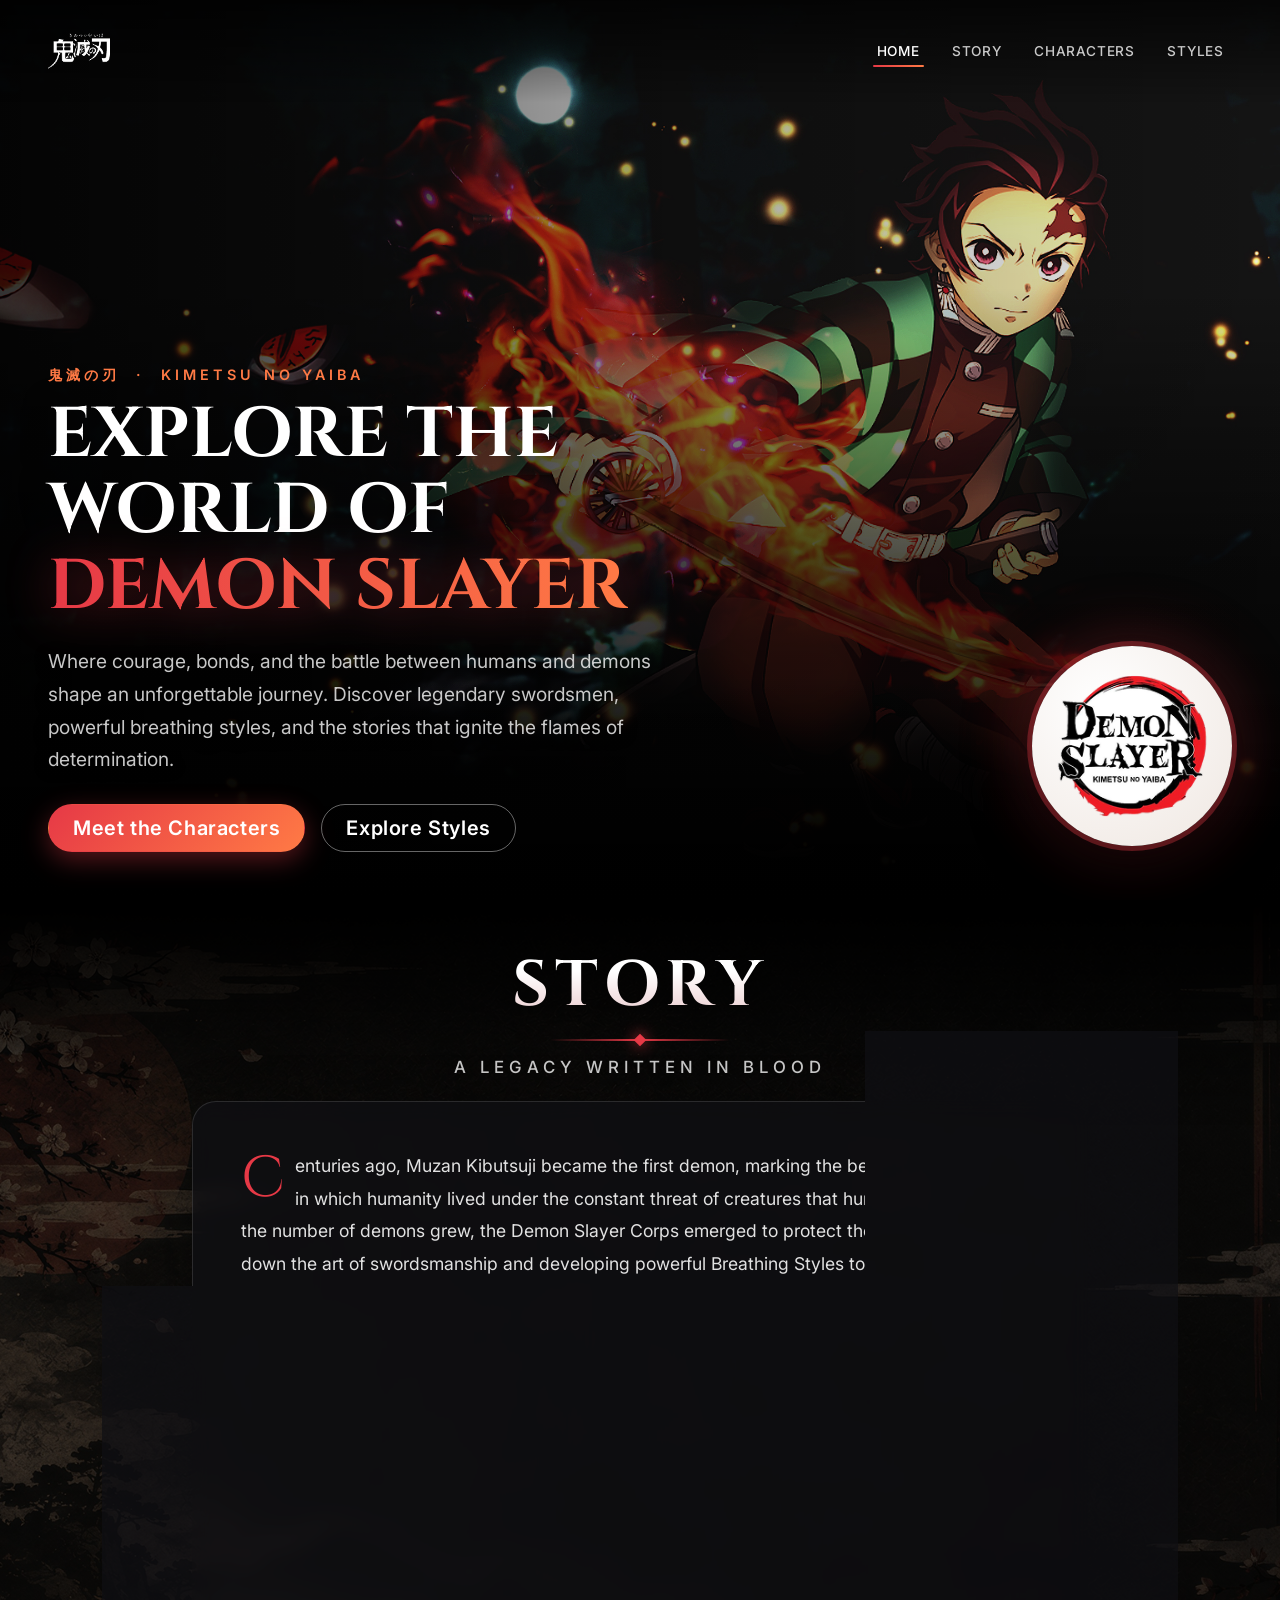
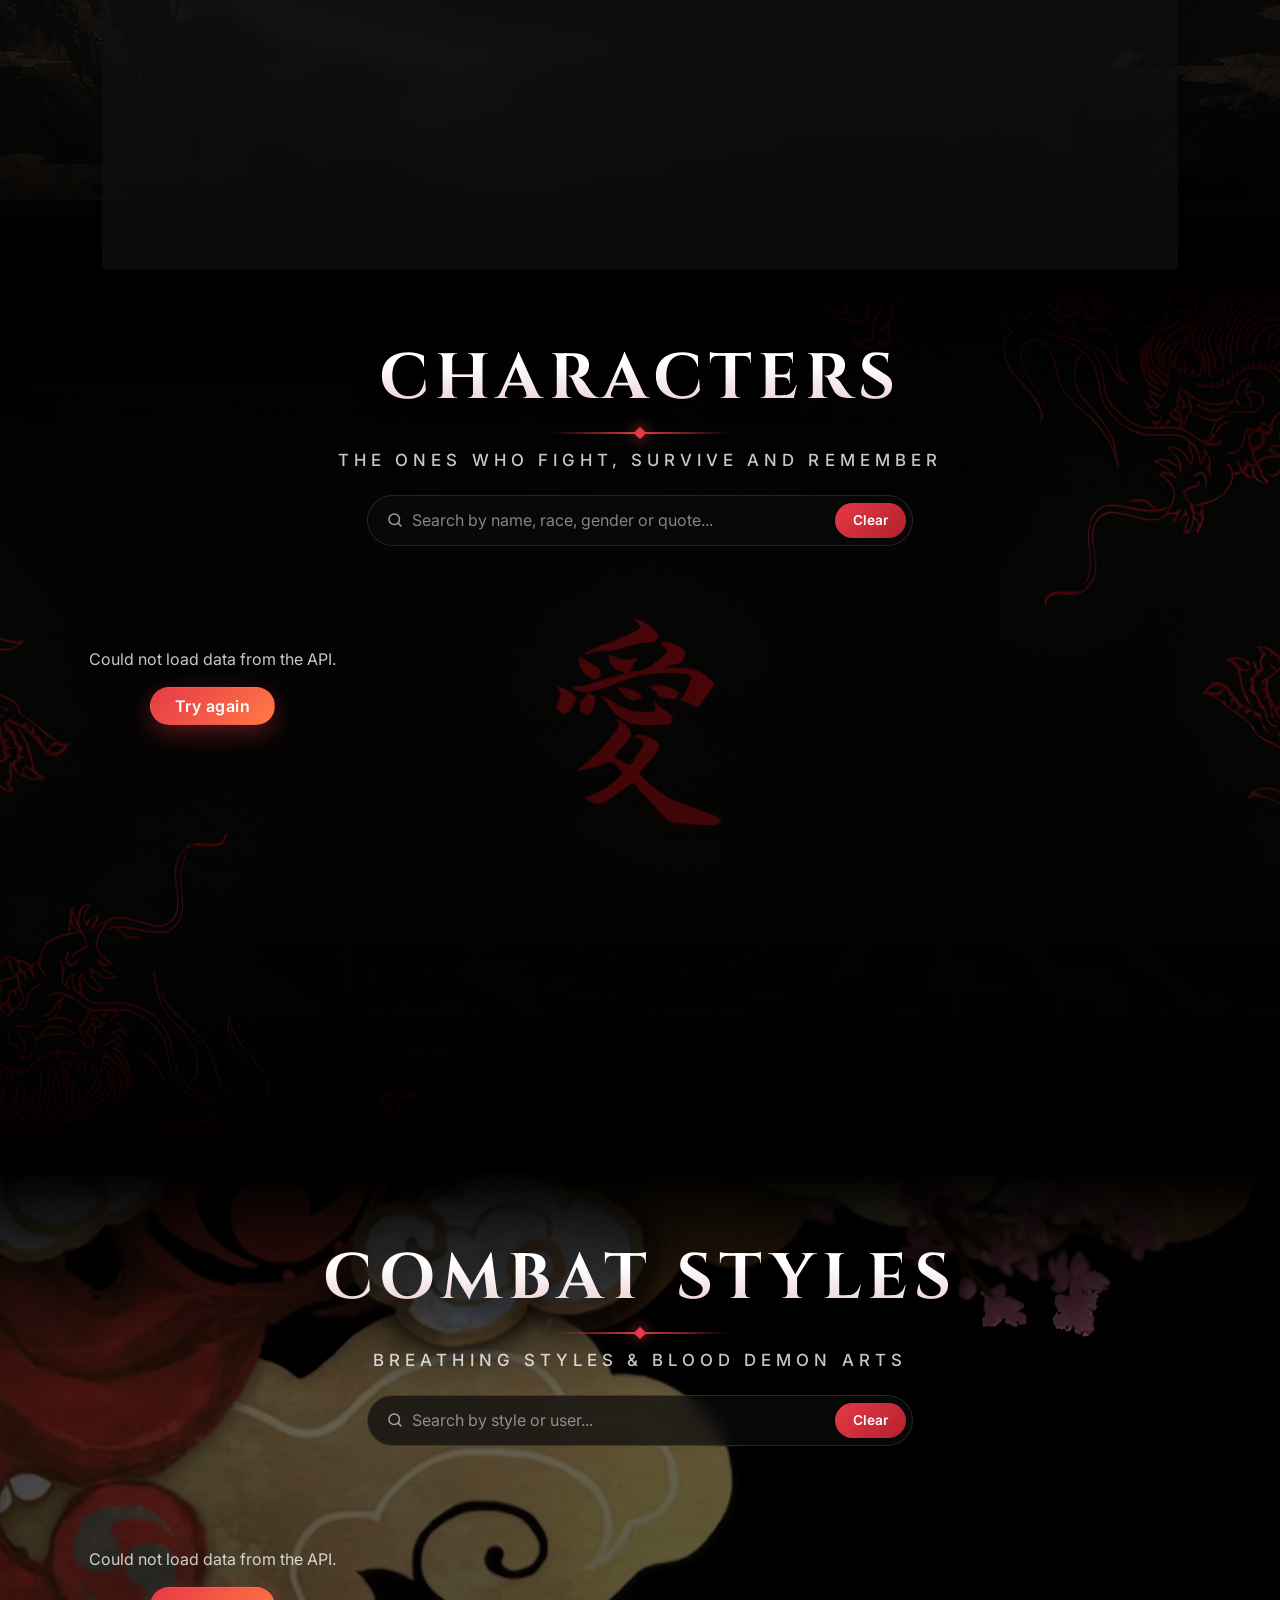
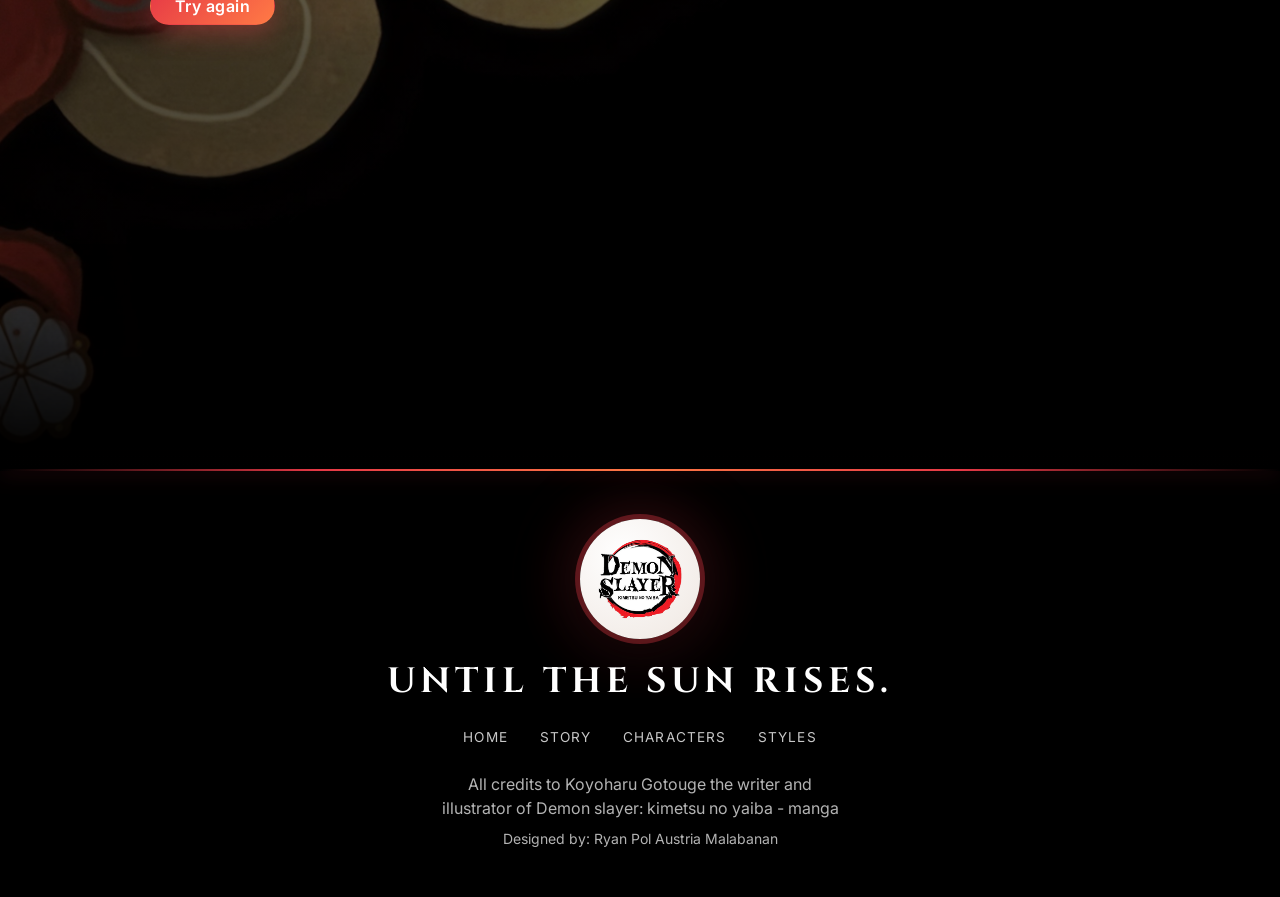
<file: Api Website/index.html>
<!doctype html>
<html lang="en">

<head>
  <meta charset="utf-8">
  <meta name="viewport" content="width=device-width, initial-scale=1">
  <meta name="description" content="Explore the world of Demon Slayer: characters, breathing styles and the story.">
  <meta name="theme-color" content="#0a0a0a">
  <title>Demon Slayer | Kimetsu no Yaiba</title>
  <link rel="icon" type="image/x-icon" href="img/Isologo.svg">

  <script>
    document.documentElement.classList.add("js");
    if (window.matchMedia && window.matchMedia("(prefers-reduced-motion: reduce)").matches) {
      document.documentElement.classList.add("no-motion");
    }
  </script>

  <link rel="preconnect" href="https://fonts.googleapis.com">
  <link rel="preconnect" href="https://fonts.gstatic.com" crossorigin>
  <link href="https://fonts.googleapis.com/css2?family=Cinzel:wght@500;700&family=Inter:wght@400;500;600&display=swap" rel="stylesheet">
  <link href="https://cdn.jsdelivr.net/npm/bootstrap@5.3.8/dist/css/bootstrap.min.css" rel="stylesheet"
    integrity="sha384-sRIl4kxILFvY47J16cr9ZwB07vP4J8+LH7qKQnuqkuIAvNWLzeN8tE5YBujZqJLB" crossorigin="anonymous">
  <link rel="stylesheet" href="style.css">
</head>

<body>

  <!-- scroll progress -->
  <div id="progress" class="scroll-progress" aria-hidden="true"></div>

  <!-- NAVBAR -->
  <nav id="mainNav" class="navbar navbar-expand-md fixed-top site-nav" data-bs-theme="dark">
    <div class="container-fluid px-3 px-md-5">
      <a class="navbar-brand" href="#home" aria-label="Home">
        <img class="nav-logo" src="img/japaneselogo.png" alt="Demon Slayer logo">
      </a>
      <button class="navbar-toggler" type="button" data-bs-toggle="collapse" data-bs-target="#navMenu"
        aria-controls="navMenu" aria-expanded="false" aria-label="Toggle navigation">
        <span class="navbar-toggler-icon"></span>
      </button>
      <div class="collapse navbar-collapse" id="navMenu">
        <ul class="navbar-nav ms-auto gap-md-3 pt-3 pt-md-0">
          <li class="nav-item"><a class="nav-link" href="#home">Home</a></li>
          <li class="nav-item"><a class="nav-link" href="#story">Story</a></li>
          <li class="nav-item"><a class="nav-link" href="#characters">Characters</a></li>
          <li class="nav-item"><a class="nav-link" href="#styles">Styles</a></li>
        </ul>
      </div>
    </div>
  </nav>

  <!-- HERO -->
  <header id="home" class="hero page-section min-vh-100 d-flex flex-column">
    <div class="hero-shade" aria-hidden="true"></div>

    <div class="container-fluid hero-body mt-auto px-3 px-md-5 pb-5 pt-5">
      <div class="row align-items-end g-4">
        <div class="col-12 col-lg-7 text-white text-center text-lg-start">
          <p class="hero-eyebrow hero-anim" style="--d:.1s">鬼滅の刃 &nbsp;·&nbsp; Kimetsu no Yaiba</p>
          <h1 class="hero-title hero-anim" style="--d:.25s">Explore the world of <span class="accent">Demon Slayer</span></h1>
          <p class="hero-text hero-anim mx-auto mx-lg-0" style="--d:.4s">Where courage, bonds, and the battle between humans and demons shape an
            unforgettable journey. Discover legendary swordsmen, powerful breathing styles, and the stories that
            ignite the flames of determination.</p>
          <div class="d-flex flex-wrap gap-3 justify-content-center justify-content-lg-start hero-anim" style="--d:.55s">
            <a class="btn btn-ember btn-lg rounded-pill px-4" href="#characters">Meet the Characters</a>
            <a class="btn btn-ghost btn-lg rounded-pill px-4" href="#styles">Explore Styles</a>
          </div>
        </div>
        <div class="col-lg-5 d-none d-lg-block text-end hero-anim" style="--d:.6s">
          <div class="seal seal-float"><img src="img/Sticker 1.png" alt="Demon Slayer: Kimetsu no Yaiba"></div>
        </div>
      </div>
    </div>
    <div class="fade-bottom"></div>
  </header>

  <main>
    <!-- STORY -->
    <section id="story" class="page-section min-vh-100 d-flex align-items-center">
      <div class="bg-layer" style="--img: url('img/story bg.jpg');"></div>
      <div class="fade-top"></div>

      <div class="container section-body py-5">
        <div class="text-center mb-4 reveal">
          <h2 class="section-title">STORY</h2>
          <div class="title-rule"></div>
          <h3 class="section-sub">A LEGACY WRITTEN IN BLOOD</h3>
        </div>

        <div class="glass story-panel mx-auto reveal" style="--i:1">
          <p>Centuries ago, Muzan Kibutsuji became the first demon, marking the beginning of a dark era in which
            humanity lived under the constant threat of creatures that hunted after sunset. As the number of demons
            grew, the Demon Slayer Corps emerged to protect the innocent, passing down the art of swordsmanship and
            developing powerful Breathing Styles to combat their enemies. During Japan's Sengoku period, Yoriichi
            Tsugikuni, the greatest demon slayer in history, developed Sun Breathing, the original technique from
            which other Breathing Styles originated. Despite coming close to defeating Muzan, the battle against
            demons continued for generations, with countless swordsmen sacrificing their lives in hopes of ending his
            reign.</p>
          <p>In the Taisho era, a young boy named Tanjiro Kamado returned home to discover that his family had been
            slaughtered, with his younger sister, Nezuko, being the only survivor—though she had been transformed
            into a demon. Determined to restore her humanity and avenge his family, Tanjiro joined the Demon Slayer
            Corps and began a dangerous journey filled with relentless training, powerful enemies, and unexpected
            friendships. Alongside Zenitsu Agatsuma, Inosuke Hashibira, and the Hashira, he uncovered secrets
            surrounding Muzan's origins and the long history of demon slaying. As the conflict intensified, the Corps
            faced its greatest battle yet, bringing together the strength, sacrifices, and determination of
            generations in a final struggle that would decide the fate of humanity and determine whether the world
            could finally be free from Muzan's darkness.</p>
        </div>
      </div>
      <div class="fade-bottom"></div>
    </section>

    <!-- CHARACTERS -->
    <section id="characters" class="page-section min-vh-100">
      <div class="bg-layer" style="--img: url('img/bda bg.jpg');"></div>
      <div class="fade-top"></div>

      <div class="container section-body py-5">
        <div class="text-center mb-4 pt-4 reveal">
          <h2 class="section-title">CHARACTERS</h2>
          <div class="title-rule"></div>
          <h3 class="section-sub">THE ONES WHO FIGHT, SURVIVE AND REMEMBER</h3>
        </div>

        <!-- search -->
        <div class="row justify-content-center mb-3 reveal" style="--i:1">
          <div class="col-12 col-md-9 col-lg-6">
            <div class="search-pill d-flex align-items-center">
              <svg class="search-icon" width="18" height="18" viewBox="0 0 24 24" fill="none" stroke="currentColor"
                stroke-width="2" stroke-linecap="round" stroke-linejoin="round" aria-hidden="true">
                <circle cx="11" cy="11" r="7"></circle><path d="m20 20-3.5-3.5"></path>
              </svg>
              <input type="search" id="characters-search" class="api-input flex-grow-1"
                placeholder="Search by name, race, gender or quote..." aria-label="Search characters" autocomplete="off">
              <button class="btn-clear" type="button" id="characters-clear">Clear</button>
            </div>
          </div>
        </div>
        <p class="text-center small count-text" id="characters-count" aria-live="polite"></p>

        <!-- listing -->
        <div id="characters-list" class="row row-cols-1 row-cols-sm-2 row-cols-lg-3 row-cols-xl-4 g-4"></div>

        <!-- pagination -->
        <nav class="mt-5" aria-label="characters pages">
          <ul id="characters-pagination" class="pagination pagination-dark justify-content-center flex-wrap mb-0"></ul>
        </nav>
      </div>

      <div class="fade-bottom"></div>
    </section>

    <!-- COMBAT STYLES -->
    <section id="styles" class="page-section min-vh-100">
      <div class="bg-layer" style="--img: url('img/bg img.jpg');"></div>
      <div class="fade-top"></div>

      <div class="container section-body py-5">
        <div class="text-center mb-4 pt-4 reveal">
          <h2 class="section-title">COMBAT STYLES</h2>
          <div class="title-rule"></div>
          <h3 class="section-sub">BREATHING STYLES &amp; BLOOD DEMON ARTS</h3>
        </div>

        <!-- search -->
        <div class="row justify-content-center mb-3 reveal" style="--i:1">
          <div class="col-12 col-md-9 col-lg-6">
            <div class="search-pill d-flex align-items-center">
              <svg class="search-icon" width="18" height="18" viewBox="0 0 24 24" fill="none" stroke="currentColor"
                stroke-width="2" stroke-linecap="round" stroke-linejoin="round" aria-hidden="true">
                <circle cx="11" cy="11" r="7"></circle><path d="m20 20-3.5-3.5"></path>
              </svg>
              <input type="search" id="styles-search" class="api-input flex-grow-1"
                placeholder="Search by style or user..." aria-label="Search styles" autocomplete="off">
              <button class="btn-clear" type="button" id="styles-clear">Clear</button>
            </div>
          </div>
        </div>
        <p class="text-center small count-text" id="styles-count" aria-live="polite"></p>

        <!-- listing -->
        <div id="styles-list" class="row row-cols-1 row-cols-sm-2 row-cols-lg-3 row-cols-xl-4 g-4"></div>

        <!-- pagination -->
        <nav class="mt-5" aria-label="styles pages">
          <ul id="styles-pagination" class="pagination pagination-dark justify-content-center flex-wrap mb-0"></ul>
        </nav>
      </div>

      <div class="fade-bottom"></div>
    </section>
  </main>

  <!-- Detail modal (shared by both sections) -->
  <div class="modal fade" id="detailModal" tabindex="-1" aria-labelledby="detailModalTitle" aria-hidden="true">
    <div class="modal-dialog modal-lg modal-dialog-centered modal-dialog-scrollable">
      <div class="modal-content detail-modal text-white">
        <div class="modal-header">
          <h5 class="modal-title" id="detailModalTitle"></h5>
          <button type="button" class="btn-close btn-close-white" data-bs-dismiss="modal" aria-label="Close"></button>
        </div>
        <div class="modal-body" id="detailModalBody"></div>
      </div>
    </div>
  </div>

  <!-- FOOTER -->
  <footer class="site-footer text-white text-center">
    <div class="footer-line" aria-hidden="true"></div>
    <div class="container py-5">
      <div class="seal seal-small mx-auto mb-3"><img src="img/Sticker 1.png" alt="Sticker"></div>
      <h2 class="footer-title">UNTIL THE SUN RISES.</h2>

      <ul class="nav justify-content-center my-3 footer-links">
        <li class="nav-item"><a class="nav-link" href="#home">Home</a></li>
        <li class="nav-item"><a class="nav-link" href="#story">Story</a></li>
        <li class="nav-item"><a class="nav-link" href="#characters">Characters</a></li>
        <li class="nav-item"><a class="nav-link" href="#styles">Styles</a></li>
      </ul>

      <p class="footer-credit mb-2">All credits to Koyoharu Gotouge the writer and<br>illustrator of Demon slayer: kimetsu no yaiba - manga</p>
      <p class="footer-credit small mb-0">Designed by: Ryan Pol Austria Malabanan</p>
    </div>
  </footer>

  <!-- back to top -->
  <button id="toTop" class="to-top" type="button" aria-label="Back to top">
    <svg width="20" height="20" viewBox="0 0 24 24" fill="none" stroke="currentColor" stroke-width="2.5"
      stroke-linecap="round" stroke-linejoin="round" aria-hidden="true"><path d="m5 15 7-7 7 7"></path></svg>
  </button>

  <script src="https://cdn.jsdelivr.net/npm/bootstrap@5.3.8/dist/js/bootstrap.bundle.min.js"
    integrity="sha384-FKyoEForCGlyvwx9Hj09JcYn3nv7wiPVlz7YYwJrWVcXK/BmnVDxM+D2scQbITxI"
    crossorigin="anonymous"></script>
  <script src="script.js"></script>
</body>

</html>
</file>
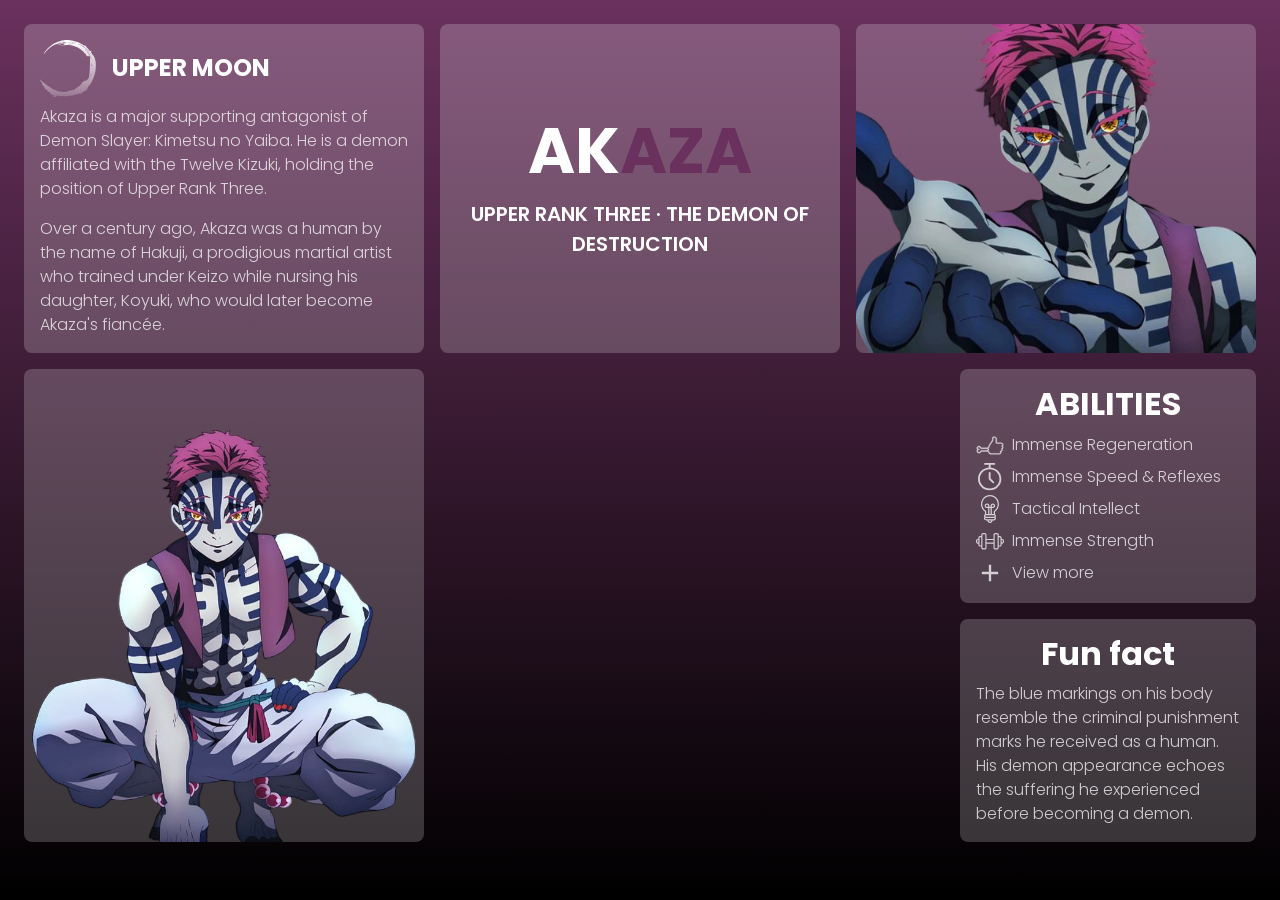
<file: Bento/index.html>
<!doctype html>
<html lang="en">

<head>
  <meta charset="utf-8">
  <meta name="viewport" content="width=device-width, initial-scale=1">
  <title>Akaza | Upper Rank Three</title>
  <link rel="icon" type="image" href="img/Isologo.svg">
  <link href="https://cdn.jsdelivr.net/npm/bootstrap@5.3.8/dist/css/bootstrap.min.css" rel="stylesheet"
    integrity="sha384-sRIl4kxILFvY47J16cr9ZwB07vP4J8+LH7qKQnuqkuIAvNWLzeN8tE5YBujZqJLB" crossorigin="anonymous">
  <link rel="stylesheet" href="style.css">
  <link rel="preconnect" href="https://fonts.googleapis.com">
  <link rel="preconnect" href="https://fonts.gstatic.com" crossorigin>
  <link href="https://fonts.googleapis.com/css2?family=Poppins:wght@300;400;500;600;700&display=swap" rel="stylesheet">
</head>

<body>

  <!--main content - AKAZA details-->
  <main
    class="container-fluid min-vh-100 d-flex flex-column gap-3 p-3 p-md-4 px-xxl-5 pt-xxl-4 pb-xxl-5 custom-gradient text-white">
    <!--row 1-->
    <div class="row g-3">
      <!--box 1-->
      <div class="col-12 col-md-6 col-lg-4 order-2 order-lg-1">
        <div class="bento-card rounded-3 h-100 p-3 px-xxl-4">
          <div class="d-flex align-items-center gap-3 mb-2">
            <img src="img/Isologo.svg" width="56" height="57" alt="Upper Moon logo">
            <h2 class="fs-4 fw-bold mb-0">UPPER MOON</h2>
          </div>
          <p class="fs-6 fw-light opacity-75 mb-3">Akaza is a major supporting antagonist of Demon Slayer: Kimetsu no
            Yaiba. He is a demon affiliated with the Twelve Kizuki, holding the position of Upper Rank Three.</p>
          <p class="fs-6 fw-light opacity-75 mb-0">Over a century ago, Akaza was a human by the name of Hakuji, a
            prodigious martial artist who trained under Keizo while nursing his daughter, Koyuki, who would later become
            Akaza's fiancée.</p>
        </div>
      </div>

      <!--box 2-->
      <div class="col-12 col-lg-4 order-1 order-lg-2">
        <div
          class="bento-card rounded-3 h-100 p-3 d-flex flex-column justify-content-center align-items-center text-center">
          <h1 class="AK fw-bold lh-1 mb-3">AK<span class="AZA">AZA</span></h1>
          <p class="fs-5 fw-semibold mb-0">UPPER RANK THREE · THE DEMON OF DESTRUCTION</p>
        </div>
      </div>

      <!--box 3-->
      <div class="col-12 col-md-6 col-lg-4 order-3">
        <div class="bento-card rounded-3 h-100 overflow-hidden ratio ratio-21x9">
          <img src="img/akaza3.png" class="object-fit-cover top-img" alt="Akaza reaching toward the viewer">
        </div>
      </div>
    </div>

    <!--row 2-->
    <div class="row g-3">

      <!--box 4-->
      <div class="col-12 col-md-6 col-xl-4">
        <div class="bento-card rounded-3 h-100 overflow-hidden ratio ratio-16x9">
          <img src="img/akazasit.png" class="object-fit-contain sit-img" alt="Akaza crouching">
        </div>
      </div>

      <!--box 5-->
      <div class="col-12 col-md-6 col-xl-5">
        <div class="ratio ratio-16x9 w-100 h-100">
          <iframe src="https://www.youtube.com/embed/HFAzgHHITVM" class="w-100 h-100"
            title="Giyu vs Akaza | One of the Best Anime Battles Ever" allowfullscreen></iframe>
        </div>
      </div>
      <div class="col-12 col-xl-3">
        <div class="d-flex flex-column flex-md-row flex-xl-column gap-3 h-100">

          <!--Abilities-->
          <section class="bento-card rounded-3 flex-fill w-100 p-3 px-xxl-4">
            <h2 class="fs-2 fw-bold text-center text-uppercase mb-2">Abilities</h2>
            <ul class="list-unstyled fs-6 fw-light opacity-75 mb-0 ps-xxl-3">
              <li class="d-flex align-items-center gap-2 mb-1">
                <img src="img/Regeneration.svg" width="28" height="28" class="object-fit-contain" alt="">
                Immense Regeneration
              </li>
              <li class="d-flex align-items-center gap-2 mb-1">
                <img src="img/speed.svg" width="28" height="28" class="object-fit-contain" alt="">
                Immense Speed &amp; Reflexes
              </li>
              <li class="d-flex align-items-center gap-2 mb-1">
                <img src="img/intellect.svg" width="28" height="28" class="object-fit-contain" alt="">
                Tactical Intellect
              </li>
              <li class="d-flex align-items-center gap-2 mb-1">
                <img src="img/strength.svg" width="28" height="28" class="object-fit-contain" alt="">
                Immense Strength
              </li>
              <li class="d-flex align-items-center gap-2">
                <img src="img/more.svg" width="28" height="28" class="object-fit-contain" alt="">
                View more
              </li>
            </ul>
          </section>

          <!--Fun fact-->
          <section class="bento-card rounded-3 flex-fill w-100 p-3 px-xxl-4">
            <h2 class="fs-2 fw-bold text-center mb-2">Fun fact</h2>
            <p class="fs-6 fw-light opacity-75 mb-0">The blue markings on his body resemble the criminal
              punishment marks he received as a human. His demon appearance echoes the suffering he experienced before
              becoming a demon.</p>
          </section>

        </div>
      </div>
    </div>
  </main>
</body>


</html>
</file>
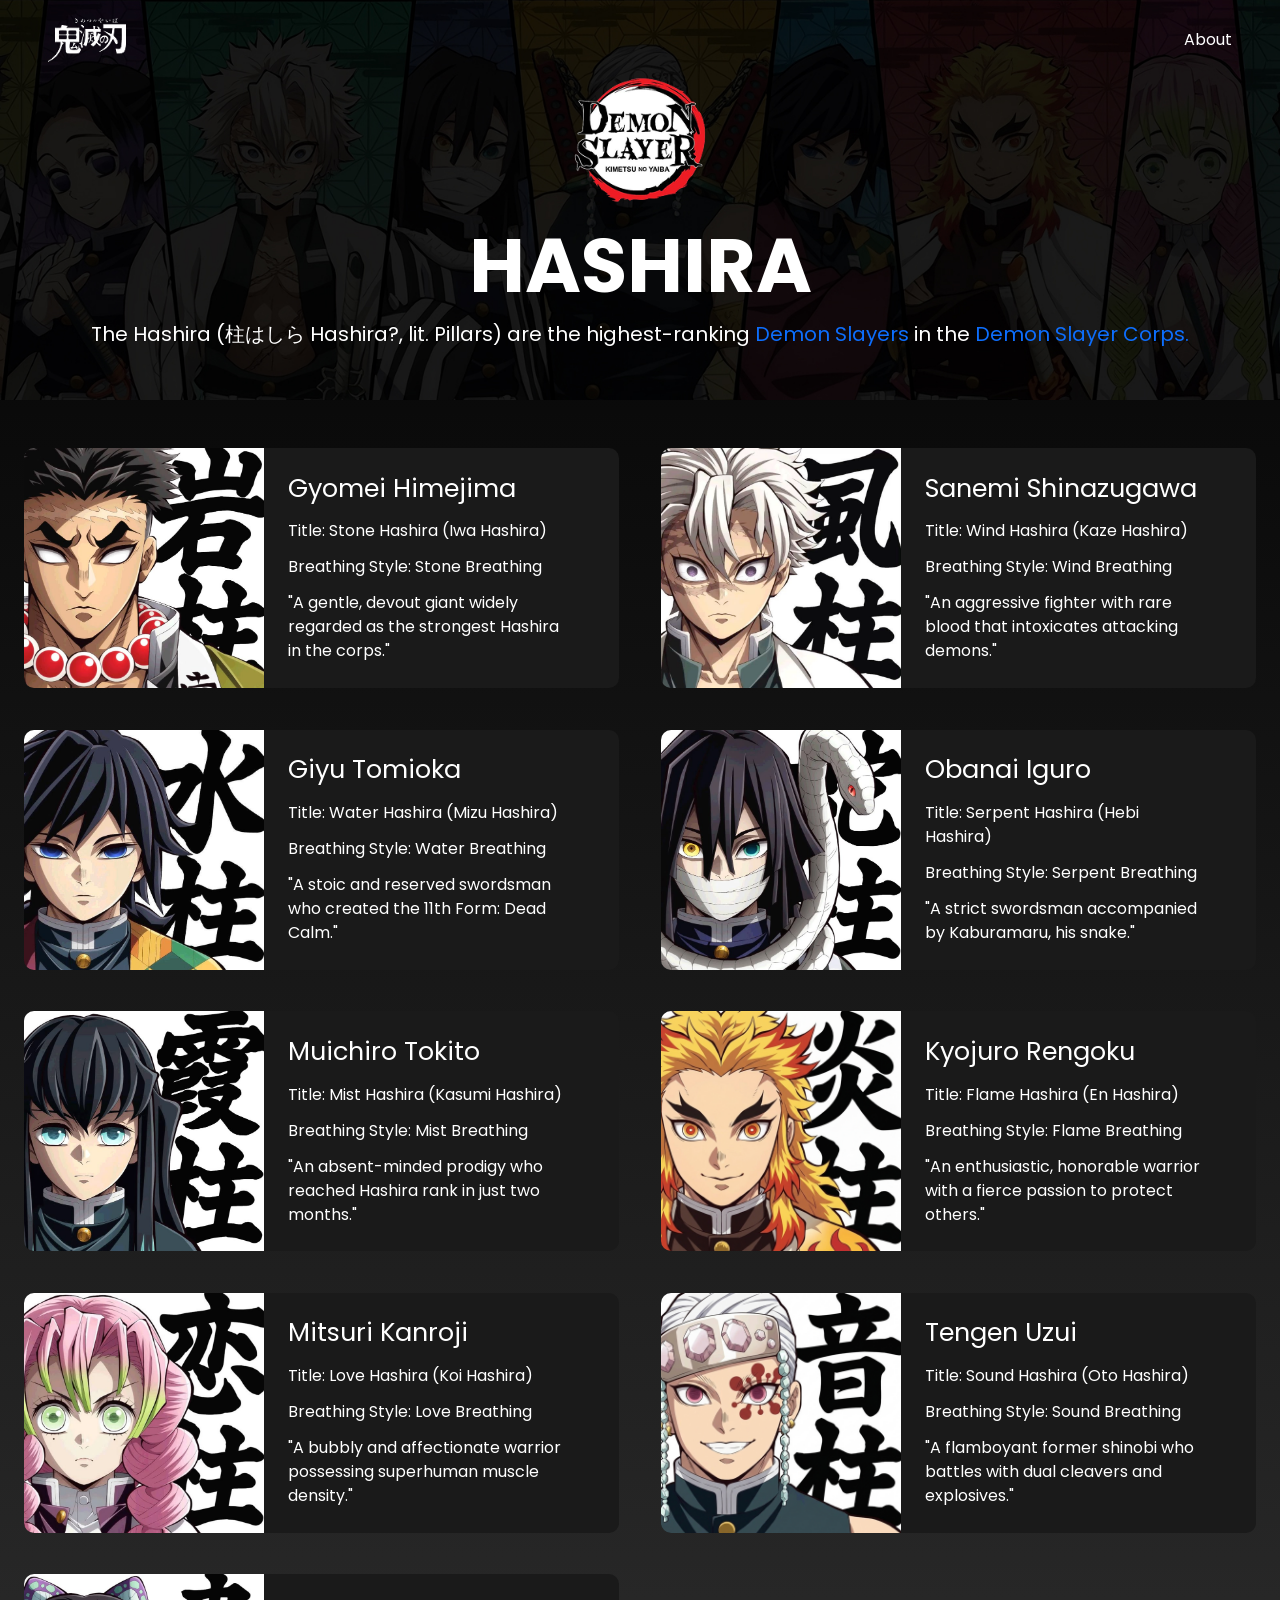
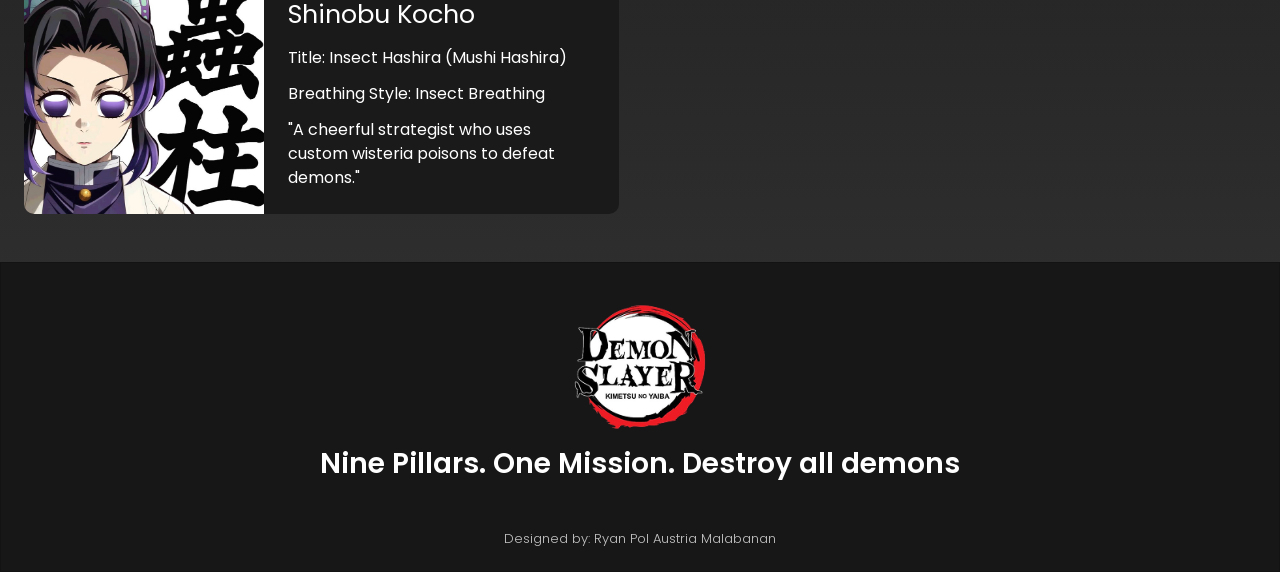
<file: Duplicating Cards JSON/index.html>
<!doctype html>
<html lang="en">

<head>
  <meta charset="utf-8">
  <meta name="viewport" content="width=device-width, initial-scale=1">
  <title>Demon Slayer | Hashira Information</title>
  <link rel="icon" type="image/png" href="img/Sticker 1.png">
  <link href="https://cdn.jsdelivr.net/npm/bootstrap@5.3.8/dist/css/bootstrap.min.css" rel="stylesheet"
    integrity="sha384-sRIl4kxILFvY47J16cr9ZwB07vP4J8+LH7qKQnuqkuIAvNWLzeN8tE5YBujZqJLB" crossorigin="anonymous">
  <link rel="stylesheet" href="style.css">
  <link
    href="https://fonts.googleapis.com/css2?family=Poppins:ital,wght@0,100;0,200;0,300;0,400;0,500;0,600;0,700;0,800;0,900;1,100;1,200;1,300;1,400;1,500;1,600;1,700;1,800;1,900&display=swap"
    rel="stylesheet">
</head>

<body>
  <!--Hero & Nav-->
  <div class="container-fluid p-0 overflow-hidden">
    <div class="row">
      <div class="col-12">
        <div class="card hero-section rounded-0" style="height: 400px; border-style: none;">

          <div class="navbar d-flex justify-content-between p-0 mx-5 text-white">
            <img src="img/japaneselogo.png" alt="japaneselogo" style="width: 78px; height: 80px;">
            <div class="nav-item about-trigger align-items-center fs-6 fw-regular" role="button" data-bs-toggle="modal"
              data-bs-target="#aboutModal"> About
            </div>
          </div>

          <!--About Modal-->
          <div class="modal fade" id="aboutModal" tabindex="-1" aria-labelledby="aboutModalLabel" aria-hidden="true">
            <div class="modal-dialog modal-dialog-centered modal-lg modal-dialog-scrollable">
              <div class="modal-content about-modal">
                <div class="modal-header border-0 pb-0">
                  <h2 class="modal-title about-modal-title" id="aboutModalLabel">The Hashira: The Strongest Swordsmen of
                    the Demon Slayer Corps</h2>
                  <button type="button" class="btn-close btn-close-white" data-bs-dismiss="modal"
                    aria-label="Close"></button>
                </div>
                <div class="modal-body">
                  <p class="about-modal-text mb-0">The Hashira are the highest-ranking swordsmen of the Demon Slayer
                    Corps, each recognized for their extraordinary strength, mastery of Breathing Styles, and dedication
                    to protecting humanity from demons. Every Hashira possesses a unique fighting style, personality,
                    and personal history that shapes their journey as a warrior. From the blazing determination of the
                    Flame Hashira to the calm precision of the Water Hashira, each one carries the weight of countless
                    battles and sacrifices. United by a shared mission, the Hashira stand as humanity's strongest line
                    of defense against the darkness threatening their world.</p>
                </div>
              </div>
            </div>
          </div>

          <div class="container text-white text-center">
            <div class="div" style="margin-top: -20px;"><img src="img/Sticker 1.png" alt="sticker"
                style="width: 160px;"></div>
            <div class="div">
              <h1 class="fw-bold" style="font-size: 76px;">HASHIRA</h1>
            </div>
            <div class="div">
              <p style="font-size: 20px;">The Hashira (柱はしら Hashira?, lit. Pillars) are the highest-ranking <a
                  href="https://kimetsu-no-yaiba.fandom.com/wiki/Demon_Slayer" target="_blank"
                  style="text-decoration: none;">Demon
                  Slayers</a> in the <a href="https://kimetsu-no-yaiba.fandom.com/wiki/Demon_Slayer_Corps"
                  target="_blank" style="text-decoration: none;">Demon Slayer Corps.</a></p>
            </div>
          </div>
        </div>
      </div>
    </div>
  </div>

  <!--Content-->
  <main class="container-fluid hashira-main mx-auto px-4 py-5">
    <div class="row row-cols-1 row-cols-xl-2 hashira-grid" id="hashira-list"></div>
  </main>

  <!--Footer-->
  <div class="container-fluid p-0 overflow-hidden">
    <div class="row">
      <div class="col">
        <div class="card rounded-0 text-white" style="height: 310px; background-color: #171717;">
          <div class="div text-center mt-4 ">
            <div class="div"><img src="img/Sticker 1.png" alt="" style="width: 160px;"></div>
            <div class="div">
              <h3 class="fw-semibold mb-5">Nine Pillars. One Mission. Destroy all demons</h2>
            </div>
            <div class="div">
              <p class="opacity-75 fw-light" style="font-size: 13px;">Designed by: Ryan Pol Austria Malabanan</p>
            </div>
          </div>
        </div>
      </div>
    </div>
  </div>

  <script src="https://cdn.jsdelivr.net/npm/bootstrap@5.3.8/dist/js/bootstrap.bundle.min.js"
    integrity="sha384-FKyoEForCGlyvwx9Hj09JcYn3nv7wiPVlz7YYwJrWVcXK/BmnVDxM+D2scQbITxI"
    crossorigin="anonymous"></script>

  <script> //dataset json
    const hashiraData = [
      { name: "Gyomei Himejima", title: "Stone Hashira (Iwa Hashira)", breathing: "Stone Breathing", quote: "A gentle, devout giant widely regarded as the strongest Hashira in the corps.", image: "img/Gyomei.jpg" },
      { name: "Sanemi Shinazugawa", title: "Wind Hashira (Kaze Hashira)", breathing: "Wind Breathing", quote: "An aggressive fighter with rare blood that intoxicates attacking demons.", image: "img/Sanemi.jpg" },
      { name: "Giyu Tomioka", title: "Water Hashira (Mizu Hashira)", breathing: "Water Breathing", quote: "A stoic and reserved swordsman who created the 11th Form: Dead Calm.", image: "img/Tomioka.jpg" },
      { name: "Obanai Iguro", title: "Serpent Hashira (Hebi Hashira)", breathing: "Serpent Breathing", quote: "A strict swordsman accompanied by Kaburamaru, his snake.", image: "img/Obanai.jpg" },
      { name: "Muichiro Tokito", title: "Mist Hashira (Kasumi Hashira)", breathing: "Mist Breathing", quote: "An absent-minded prodigy who reached Hashira rank in just two months.", image: "img/Muichiro.jpg" },
      { name: "Kyojuro Rengoku", title: "Flame Hashira (En Hashira)", breathing: "Flame Breathing", quote: "An enthusiastic, honorable warrior with a&nbsp;fierce passion to protect others.", image: "img/rengoku.jpg" },
      { name: "Mitsuri Kanroji", title: "Love Hashira (Koi Hashira)", breathing: "Love Breathing", quote: "A bubbly and affectionate warrior possessing superhuman muscle density.", image: "img/mitsuri.jpg" },
      { name: "Tengen Uzui", title: "Sound Hashira (Oto Hashira)", breathing: "Sound Breathing", quote: "A flamboyant former shinobi who battles with dual cleavers and explosives.", image: "img/tengen.jpg" },
      { name: "Shinobu Kocho", title: "Insect Hashira (Mushi Hashira)", breathing: "Insect Breathing", quote: "A cheerful strategist who uses custom wisteria poisons to defeat demons.", image: "img/Shinobu.jpg" }
    ];

    const list = document.getElementById("hashira-list");

    let html = "";

    for (let i = 0; i < hashiraData.length; i++) {
      const h = hashiraData[i];

      html += `
  <div class="col">
    <div class="card hashira-card h-100 overflow-hidden">
      <div class="d-flex flex-wrap align-items-center h-100">
        <img src="${h.image}" alt="${h.name}" class="hashira-photo mx-auto">
        <div class="hashira-info ps-4 pe-5 py-3">
          <h2 class="hashira-name mb-3">${h.name}</h2>
          <p>Title: ${h.title}</p>
          <p>Breathing Style: ${h.breathing}</p>
          <p>"${h.quote}"</p>
        </div>
      </div>
    </div>
  </div>`;
    }

    list.innerHTML = html;


  </script>
</body>

</html>
</file>
<file: Api Website/style.css>
:root {
  --red: #e63946;
  --red-deep: #b3202c;
  --ember: #ff7a45;
  --ink: #09090b;
  --panel: rgba(16, 16, 20, .72);
  --line: rgba(255, 255, 255, .12);
  --muted: rgba(255, 255, 255, .78);
  --font-display: 'Cinzel', 'Noto Serif JP', Georgia, serif;
  --font-body: 'Inter', system-ui, -apple-system, 'Segoe UI', Roboto, sans-serif;
  --ease: cubic-bezier(.2, .8, .2, 1);
}

* {
  margin: 0;
  padding: 0;
  box-sizing: border-box;
}

html {
  scroll-behavior: smooth;
  scrollbar-width: thin;
  scrollbar-color: var(--red) var(--ink);
}

body {
  background-color: var(--ink);
  color: #fff;
  font-family: var(--font-body);
  -webkit-font-smoothing: antialiased;
  outline: none;
}

::selection { background: var(--red); color: #fff; }

::-webkit-scrollbar { width: 10px; }
::-webkit-scrollbar-track { background: var(--ink); }
::-webkit-scrollbar-thumb { background: linear-gradient(var(--red), var(--red-deep)); border-radius: 10px; }

h1, h2, h3, h4, h5, h6 { font-family: var(--font-display); color: inherit; }

.page-section {
  position: relative;
  overflow: clip;
}

.bg-layer {
  position: absolute;
  inset: 0;
  z-index: 0;
  pointer-events: none;
}
.bg-layer::before {
  content: "";
  display: block;
  position: sticky;
  top: 0;
  height: 100vh;
  background-image:
    linear-gradient(rgba(0, 0, 0, .5), rgba(0, 0, 0, .72)),
    var(--img);
  background-size: cover;
  background-position: center;
  background-repeat: no-repeat;
}

.section-body { position: relative; z-index: 2; }
.fade-top,
.fade-bottom {
  position: absolute;
  left: 0;
  width: 100%;
  height: clamp(120px, 25vh, 360px);
  pointer-events: none;
  z-index: 1;
}
.fade-top { top: 0; background: linear-gradient(to bottom, #000, rgba(0, 0, 0, 0)); }
.fade-bottom { bottom: 0; background: linear-gradient(to top, #000, rgba(0, 0, 0, 0)); }

/* ---------- Scroll progress ---------- */
.scroll-progress {
  position: fixed;
  top: 0;
  left: 0;
  width: 100%;
  height: 3px;
  z-index: 1100;
  transform-origin: left;
  transform: scaleX(0);
  background: linear-gradient(90deg, var(--red), var(--ember));
  box-shadow: 0 0 12px rgba(230, 57, 70, .7);
}

/* ---------- Navbar ---------- */
.site-nav {
  padding-block: .9rem;
  background: linear-gradient(rgba(0, 0, 0, .7), rgba(0, 0, 0, 0));
  transition: background .35s, padding .35s, box-shadow .35s;
}
.site-nav.scrolled,
.site-nav.menu-open {
  background: rgba(8, 8, 10, .78);
  -webkit-backdrop-filter: blur(14px);
  backdrop-filter: blur(14px);
  padding-block: .4rem;
  box-shadow: 0 1px 0 rgba(255, 255, 255, .08);
}
.nav-logo { width: clamp(46px, 7vw, 62px); height: auto; transition: transform .3s var(--ease); }
.navbar-brand:hover .nav-logo { transform: scale(1.08) rotate(-3deg); }

.site-nav .nav-link {
  position: relative;
  color: var(--muted);
  font-weight: 500;
  letter-spacing: .06em;
  text-transform: uppercase;
  font-size: .85rem;
  padding-inline: .25rem;
  transition: color .25s;
}
.site-nav .nav-link::after {
  content: "";
  position: absolute;
  left: .25rem;
  right: .25rem;
  bottom: .15rem;
  height: 2px;
  border-radius: 2px;
  background: linear-gradient(90deg, var(--red), var(--ember));
  transform: scaleX(0);
  transform-origin: left;
  transition: transform .3s var(--ease);
}
.site-nav .nav-link:hover,
.site-nav .nav-link.active { color: #fff; }
.site-nav .nav-link:hover::after,
.site-nav .nav-link.active::after { transform: scaleX(1); }
.navbar-toggler { border-color: var(--line); }
.navbar-toggler:focus { box-shadow: 0 0 0 .2rem rgba(230, 57, 70, .35); }

/* ---------- Buttons ---------- */
.btn-ember,
.btn-ghost {
  --bs-btn-bg: transparent;
  --bs-btn-border-color: transparent;
  --bs-btn-color: #fff;
  --bs-btn-hover-bg: transparent;
  --bs-btn-hover-border-color: transparent;
  --bs-btn-hover-color: #fff;
  --bs-btn-active-bg: transparent;
  --bs-btn-active-border-color: transparent;
  --bs-btn-active-color: #fff;
  font-weight: 600;
  letter-spacing: .03em;
  transition: transform .25s var(--ease), box-shadow .25s, background .25s, border-color .25s;
}
.btn-ember {
  background-image: linear-gradient(135deg, var(--red), var(--ember));
  box-shadow: 0 8px 26px rgba(230, 57, 70, .38);
}
.btn-ember:hover { transform: translateY(-2px); box-shadow: 0 12px 34px rgba(230, 57, 70, .55); }
.btn-ghost {
  border: 1px solid rgba(255, 255, 255, .4);
  -webkit-backdrop-filter: blur(6px);
  backdrop-filter: blur(6px);
}
.btn-ghost:hover { background: rgba(255, 255, 255, .12); border-color: #fff; transform: translateY(-2px); }

/* ---------- Hero ---------- */
.hero {
  background-image: url('img/background.jpg');
  background-repeat: no-repeat;
  background-position: 72% center;
  background-size: cover;
}
.hero-shade {
  position: absolute;
  inset: 0;
  z-index: 0;
  background:
    linear-gradient(90deg, rgba(0, 0, 0, .8) 0%, rgba(0, 0, 0, .4) 45%, rgba(0, 0, 0, .05) 100%),
    linear-gradient(to top, rgba(0, 0, 0, .92) 0%, rgba(0, 0, 0, .6) 38%, rgba(0, 0, 0, 0) 68%);
}
.hero-body { position: relative; z-index: 2; }

.hero-eyebrow {
  color: var(--ember);
  font-weight: 600;
  letter-spacing: .28em;
  text-transform: uppercase;
  font-size: clamp(.7rem, .6rem + .4vw, .9rem);
  margin-bottom: .75rem;
}
.hero-title {
  font-weight: 700;
  font-size: clamp(2.1rem, 1.2rem + 4vw, 4.6rem);
  line-height: 1.08;
  text-transform: uppercase;
  text-shadow: 0 4px 30px rgba(0, 0, 0, .6);
  margin-bottom: 1.25rem;
}
.hero-title .accent {
  display: inline-block;
  background: linear-gradient(90deg, var(--red), var(--ember));
  -webkit-background-clip: text;
  background-clip: text;
  color: transparent;
  text-shadow: none;
  filter: drop-shadow(0 4px 24px rgba(230, 57, 70, .45));
}
.hero-text {
  max-width: 38rem;
  color: var(--muted);
  font-size: clamp(.95rem, .8rem + .6vw, 1.2rem);
  line-height: 1.7;
  margin-bottom: 1.75rem;
  text-shadow: 0 2px 14px rgba(0, 0, 0, .8);
}

/* entrance animation (only when JS flagged the page) */
.js .hero-anim {
  opacity: 0;
  animation: rise .9s var(--ease) forwards;
  animation-delay: var(--d, 0s);
}
@keyframes rise {
  from { opacity: 0; transform: translateY(28px); }
  to { opacity: 1; transform: none; }
}

/* ---------- Seal (logo sticker) ---------- */
.seal {
  display: inline-block;
  width: clamp(120px, 16vw, 200px);
  aspect-ratio: 1;
  padding: clamp(5px, .8vw, 9px);
  border-radius: 50%;
  background: radial-gradient(circle at 35% 30%, #fff, #efe7e1);
  box-shadow:
    0 0 0 5px rgba(230, 57, 70, .35),
    0 20px 60px rgba(0, 0, 0, .6),
    0 0 70px rgba(230, 57, 70, .35);
}
.seal img { width: 100%; height: auto; aspect-ratio: 1; object-fit: contain; display: block; }
.seal-small { width: 120px; }
.seal-float { animation: float 6s ease-in-out infinite; }
@keyframes float {
  0%, 100% { transform: translateY(0); }
  50% { transform: translateY(-12px); }
}

/* ---------- Section titles ---------- */
.section-title {
  font-weight: 700;
  font-size: clamp(2rem, 1rem + 4.5vw, 4rem);
  letter-spacing: .1em;
  background: linear-gradient(180deg, #fff 30%, #e7c3c6);
  -webkit-background-clip: text;
  background-clip: text;
  color: transparent;
  filter: drop-shadow(0 4px 20px rgba(0, 0, 0, .6));
}
.section-sub {
  font-family: var(--font-body);
  font-weight: 500;
  font-size: clamp(.8rem, .7rem + .5vw, 1.05rem);
  letter-spacing: .3em;
  color: var(--muted);
  margin-top: .25rem;
}
.title-rule {
  position: relative;
  width: min(180px, 50%);
  height: 2px;
  margin: .9rem auto 1rem;
  background: linear-gradient(90deg, transparent, var(--red), transparent);
}
.title-rule::after {
  content: "";
  position: absolute;
  left: 50%;
  top: 50%;
  width: 9px;
  height: 9px;
  background: var(--red);
  transform: translate(-50%, -50%) rotate(45deg);
  box-shadow: 0 0 14px var(--red);
}

/* ---------- Story ---------- */
.glass {
  background: var(--panel);
  border: 1px solid var(--line);
  border-radius: 1.5rem;
  -webkit-backdrop-filter: blur(10px);
  backdrop-filter: blur(10px);
  box-shadow: 0 20px 60px rgba(0, 0, 0, .45);
}
.story-panel {
  max-width: 56rem;
  padding: clamp(1.25rem, 4vw, 3rem);
}
.story-panel p {
  font-size: clamp(.95rem, .85rem + .4vw, 1.1rem);
  line-height: 1.85;
  color: rgba(255, 255, 255, .88);
  text-wrap: pretty;
}
.story-panel p + p { margin-top: 1.25rem; }
.story-panel p:first-child::first-letter {
  float: left;
  font-family: var(--font-display);
  font-size: 3.6rem;
  line-height: .85;
  padding: .3rem .6rem 0 0;
  color: var(--red);
}

/* ---------- Search ---------- */
.search-pill {
  gap: .5rem;
  padding: .35rem .4rem .35rem 1.1rem;
  border-radius: 999px;
  background: rgba(10, 10, 12, .7);
  border: 1px solid var(--line);
  -webkit-backdrop-filter: blur(10px);
  backdrop-filter: blur(10px);
  transition: border-color .25s, box-shadow .25s;
}
.search-pill:focus-within {
  border-color: var(--red);
  box-shadow: 0 0 0 .25rem rgba(230, 57, 70, .22), 0 10px 40px rgba(230, 57, 70, .15);
}
.search-icon { flex: none; opacity: .6; }
.api-input {
  min-width: 0;
  background: transparent;
  border: 0;
  outline: 0;
  color: #fff;
  padding: .45rem 0;
}
.api-input::placeholder { color: rgba(255, 255, 255, .5); }
.api-input::-webkit-search-cancel-button { display: none; }
.btn-clear {
  flex: none;
  border: 0;
  border-radius: 999px;
  padding: .45rem 1.1rem;
  font-size: .85rem;
  font-weight: 600;
  color: #fff;
  background: linear-gradient(135deg, var(--red), var(--red-deep));
  transition: filter .2s, transform .2s;
}
.btn-clear:hover { filter: brightness(1.15); transform: scale(1.03); }

.count-text {
  color: var(--muted);
  letter-spacing: .04em;
  min-height: 1.5em;
}

/* ---------- Cards ---------- */
.api-card {
  position: relative;
  background: linear-gradient(180deg, rgba(26, 26, 31, .82), rgba(10, 10, 12, .9));
  border: 1px solid var(--line);
  border-radius: 1.25rem;
  overflow: hidden;
  -webkit-backdrop-filter: blur(8px);
  backdrop-filter: blur(8px);
  transition: transform .35s var(--ease), border-color .3s, box-shadow .3s;
}
.api-card:hover {
  transform: translateY(-6px);
  border-color: rgba(230, 57, 70, .7);
  box-shadow: 0 18px 40px rgba(0, 0, 0, .55), 0 10px 44px rgba(230, 57, 70, .22);
}
.api-card-img {
  position: relative;
  aspect-ratio: 3 / 4;
  background: #111;
  overflow: hidden;
}
.api-card-img-wide { aspect-ratio: 16 / 9; }
.api-card-img::after {
  content: "";
  position: absolute;
  inset: auto 0 0 0;
  height: 60%;
  background: linear-gradient(to top, rgba(10, 10, 12, .96), rgba(10, 10, 12, 0));
  pointer-events: none;
}
.api-card-img img,
.detail-img img {
  width: 100%;
  height: 100%;
  object-fit: cover;
  display: block;
}
.api-card-img img { transition: transform .7s var(--ease); }
.api-card:hover .api-card-img img { transform: scale(1.07); }
.img-fallback {
  object-fit: contain !important;
  padding: 25%;
  opacity: .5;
}

.card-tag { position: absolute; top: .75rem; left: .75rem; z-index: 2; }
.card-name {
  position: absolute;
  left: 1rem;
  right: 1rem;
  bottom: .8rem;
  z-index: 2;
  margin: 0;
  font-size: 1.15rem;
  font-weight: 700;
  line-height: 1.25;
  text-shadow: 0 2px 10px rgba(0, 0, 0, .8);
  display: -webkit-box;
  -webkit-box-orient: vertical;
  -webkit-line-clamp: 2;
  line-clamp: 2;
  overflow: hidden;
}
.card-desc { color: var(--muted); font-size: .88rem; line-height: 1.6; }

.chip {
  display: inline-flex;
  align-items: center;
  padding: .25rem .75rem;
  border-radius: 999px;
  font-size: .75rem;
  font-weight: 500;
  letter-spacing: .02em;
  color: #f1f1f1;
  background: rgba(255, 255, 255, .08);
  border: 1px solid var(--line);
}
.chip-red { background: rgba(230, 57, 70, .92); border-color: transparent; color: #fff; }
.chip-glass {
  background: rgba(0, 0, 0, .55);
  -webkit-backdrop-filter: blur(6px);
  backdrop-filter: blur(6px);
}

.card-view {
  --bs-btn-color: #fff;
  --bs-btn-hover-color: #fff;
  --bs-btn-bg: transparent;
  --bs-btn-hover-bg: transparent;
  --bs-btn-border-color: rgba(255, 255, 255, .35);
  --bs-btn-hover-border-color: transparent;
  --bs-btn-active-bg: transparent;
  --bs-btn-active-border-color: transparent;
  --bs-btn-active-color: #fff;
  font-weight: 600;
  transition: background .3s, border-color .3s, box-shadow .3s;
}
.api-card:hover .card-view {
  background-image: linear-gradient(135deg, var(--red), var(--ember));
  border-color: transparent;
  box-shadow: 0 6px 20px rgba(230, 57, 70, .4);
}
.card-view:focus-visible { box-shadow: 0 0 0 .2rem rgba(230, 57, 70, .5); }

.clamp-2, .clamp-3 {
  display: -webkit-box;
  -webkit-box-orient: vertical;
  overflow: hidden;
}
.clamp-2 { -webkit-line-clamp: 2; line-clamp: 2; }
.clamp-3 { -webkit-line-clamp: 3; line-clamp: 3; }

/* ---------- Skeleton loading ---------- */
.skeleton {
  border-radius: .5rem;
  background: linear-gradient(100deg, rgba(255, 255, 255, .05) 30%, rgba(255, 255, 255, .15) 50%, rgba(255, 255, 255, .05) 70%);
  background-size: 200% 100%;
  animation: shimmer 1.4s linear infinite;
}
.skeleton.line { height: .8rem; margin-bottom: .65rem; }
.skeleton-card { pointer-events: none; }
.skeleton-card .api-card-img::after { display: none; }
.skeleton-card .api-card-img { border-radius: 0; }
@keyframes shimmer {
  from { background-position: 200% 0; }
  to { background-position: -200% 0; }
}

.state-box {
  padding: 3rem 1rem;
  text-align: center;
  color: var(--muted);
}

/* ---------- Pagination ---------- */
.pagination-dark { gap: .4rem; }
.pagination-dark .page-link {
  min-width: 2.6rem;
  height: 2.6rem;
  display: inline-flex;
  align-items: center;
  justify-content: center;
  padding: 0 .6rem;
  border-radius: 999px !important;
  margin-left: 0 !important;
  background: rgba(10, 10, 12, .7);
  color: #fff;
  border: 1px solid var(--line);
  -webkit-backdrop-filter: blur(8px);
  backdrop-filter: blur(8px);
  transition: background .25s, border-color .25s, transform .25s, box-shadow .25s;
}
.pagination-dark .page-link:hover { background: var(--red); border-color: var(--red); transform: translateY(-2px); }
.pagination-dark .page-link:focus { box-shadow: 0 0 0 .2rem rgba(230, 57, 70, .35); }
.pagination-dark .page-item.active .page-link {
  background: linear-gradient(135deg, var(--red), var(--ember));
  border-color: transparent;
  box-shadow: 0 6px 20px rgba(230, 57, 70, .45);
}
.pagination-dark .page-item.disabled .page-link {
  background: rgba(0, 0, 0, .35);
  color: #6c757d;
  transform: none;
}

/* ---------- Modal ---------- */
.modal-backdrop { --bs-backdrop-opacity: .72; -webkit-backdrop-filter: blur(6px); backdrop-filter: blur(6px); }
.detail-modal {
  background: rgba(14, 14, 17, .94);
  border: 1px solid rgba(230, 57, 70, .45);
  border-radius: 1.5rem;
  overflow: hidden;
  box-shadow: 0 30px 80px rgba(0, 0, 0, .7), 0 0 70px rgba(230, 57, 70, .14);
}
.detail-modal .modal-header { border-bottom: 1px solid var(--line); padding: 1rem 1.5rem; }
.detail-modal .modal-body { padding: 1.5rem; }
.detail-modal .modal-title { font-weight: 700; letter-spacing: .05em; font-size: 1.35rem; }
.detail-modal .btn-close:focus { box-shadow: 0 0 0 .2rem rgba(230, 57, 70, .4); }
.detail-text { color: rgba(255, 255, 255, .86); line-height: 1.75; }
.detail-img {
  aspect-ratio: 3 / 4;
  background: #111;
  border-radius: 1rem;
  overflow: hidden;
  border: 1px solid var(--line);
}
.detail-img-wide { aspect-ratio: 16 / 9; }
.quote-box {
  margin-top: 1.25rem;
  padding: 1rem 1.25rem 1rem 1.5rem;
  border-left: 3px solid var(--red);
  border-radius: 0 .9rem .9rem 0;
  background: rgba(230, 57, 70, .09);
  font-style: italic;
  color: #fff;
}
.detail-heading {
  font-size: 1rem;
  letter-spacing: .12em;
  text-transform: uppercase;
  color: var(--ember);
}
.user-item {
  height: 100%;
  padding: .75rem 1rem;
  border-radius: .9rem;
  border: 1px solid var(--line);
  background: rgba(255, 255, 255, .04);
  transition: border-color .25s, background .25s, transform .25s;
}
.user-item:hover { border-color: rgba(230, 57, 70, .6); background: rgba(230, 57, 70, .07); transform: translateY(-2px); }

/* ---------- Footer ---------- */
.site-footer { position: relative; background: #000; }
.footer-line {
  height: 2px;
  background: linear-gradient(90deg, transparent, var(--red), var(--ember), var(--red), transparent);
  box-shadow: 0 0 20px rgba(230, 57, 70, .6);
}
.footer-title {
  font-weight: 700;
  letter-spacing: .14em;
  font-size: clamp(1.4rem, 1rem + 2vw, 2.2rem);
}
.footer-links .nav-link {
  color: var(--muted);
  font-size: .85rem;
  letter-spacing: .08em;
  text-transform: uppercase;
  transition: color .2s;
}
.footer-links .nav-link:hover { color: var(--red); }
.footer-credit { color: rgba(255, 255, 255, .7); }

/* ---------- Back to top ---------- */
.to-top {
  position: fixed;
  right: 1.25rem;
  bottom: 1.25rem;
  z-index: 1040;
  width: 46px;
  height: 46px;
  display: grid;
  place-items: center;
  border: 0;
  border-radius: 50%;
  color: #fff;
  background: linear-gradient(135deg, var(--red), var(--ember));
  box-shadow: 0 8px 26px rgba(230, 57, 70, .45);
  opacity: 0;
  transform: translateY(16px);
  pointer-events: none;
  transition: opacity .3s, transform .3s var(--ease);
}
.to-top.show { opacity: 1; transform: none; pointer-events: auto; }
.to-top:hover { transform: translateY(-3px); }

/* ---------- Scroll reveal ---------- */
.js .reveal {
  opacity: 0;
  transform: translateY(26px);
  transition: opacity .7s var(--ease), transform .7s var(--ease);
  transition-delay: calc(var(--i, 0) * 70ms);
}
.js .reveal.in { opacity: 1; transform: none; }

.no-motion *,
.no-motion *::before,
.no-motion *::after {
  animation: none !important;
  transition: none !important;
  scroll-behavior: auto !important;
}
.no-motion .reveal,
.no-motion .hero-anim { opacity: 1 !important; transform: none !important; }
</file>
<file: Bento/style.css>
* {
    margin: 0;
    padding: 0;
    box-sizing: border-box;
}

body {
    font-family: 'Poppins', sans-serif;
}

.custom-gradient {
    background: linear-gradient(to bottom, #6A315E, #000000);
}

.bento-card {
    background-color: rgba(255, 255, 255, 0.2);
}

.AK {
    font-size: clamp(3rem, 5vw, 6rem);
}

.AZA {
    color: #6A315E;
}

.top-img {
    object-position: top;
}

.sit-img {
    object-position: bottom;
    transform: scale(1.35);
    transform-origin: bottom;
}

.video-overlay {
    background: linear-gradient(to bottom, rgba(0, 0, 0, 0.35) 0%, rgba(0, 0, 0, 0.55) 55%, rgba(0, 0, 0, 0.95) 100%);
}

.video-title,
.video-subtitle {
    font-family: 'Jost', 'Poppins', sans-serif;
}

.video-title {
    font-size: clamp(1.75rem, 2.3vw, 2.75rem);
    font-weight: 500;
}

.video-subtitle {
    font-size: clamp(1.1rem, 1.5vw, 1.8rem);
}
</file>
<file: Duplicating Cards JSON/style.css>
* {
  margin: 0;
  padding: 0;
  box-sizing: border-box;
}

body {
  background: linear-gradient(to top, #353535, #000000);
  font-family: "Poppins", sans-serif;
}

.hero-section {
  background-image: url("img/hero.jpg");
  background-size: cover;
  background-position: center;
  background-repeat: no-repeat;
}

.hashira-main {
  max-width: calc(1320px + 3rem);
}

.hashira-grid {
  --bs-gutter-x: 2.6rem;
  --bs-gutter-y: 2.6rem;
}

.hashira-card {
  background-color: #1a1a1a;
  border: 0;
  border-radius: 10px;
  color: #ffffff;
}

.hashira-photo {
  display: block;
  flex: 0 0 15rem;
  width: 15rem;
  max-width: 100%;
  height: auto;
  aspect-ratio: 1 / 1;
  object-fit: cover;
  object-position: center top;
}

.hashira-info {
  flex: 1 1 19rem;
  min-width: 0;
}

.hashira-info p {
  margin-bottom: 0.75rem;
}

.hashira-info p:last-child {
  margin-bottom: 0;
}

.hashira-name {
  font-size: 1.6rem;
  font-weight: 400;
}

<!--modal-->

.about-trigger {
  cursor: pointer;
}

.about-modal {
  background-color: #1a1a1a;
  border: 0;
  border-radius: 10px;
  color: #ffffff;
}

.about-modal-title {
  font-size: 1.5rem;
  font-weight: 600;
  line-height: 1.3;
}

.about-modal-text {
  font-weight: 300;
  line-height: 1.7;
  opacity: 0.85;
}
</file>
